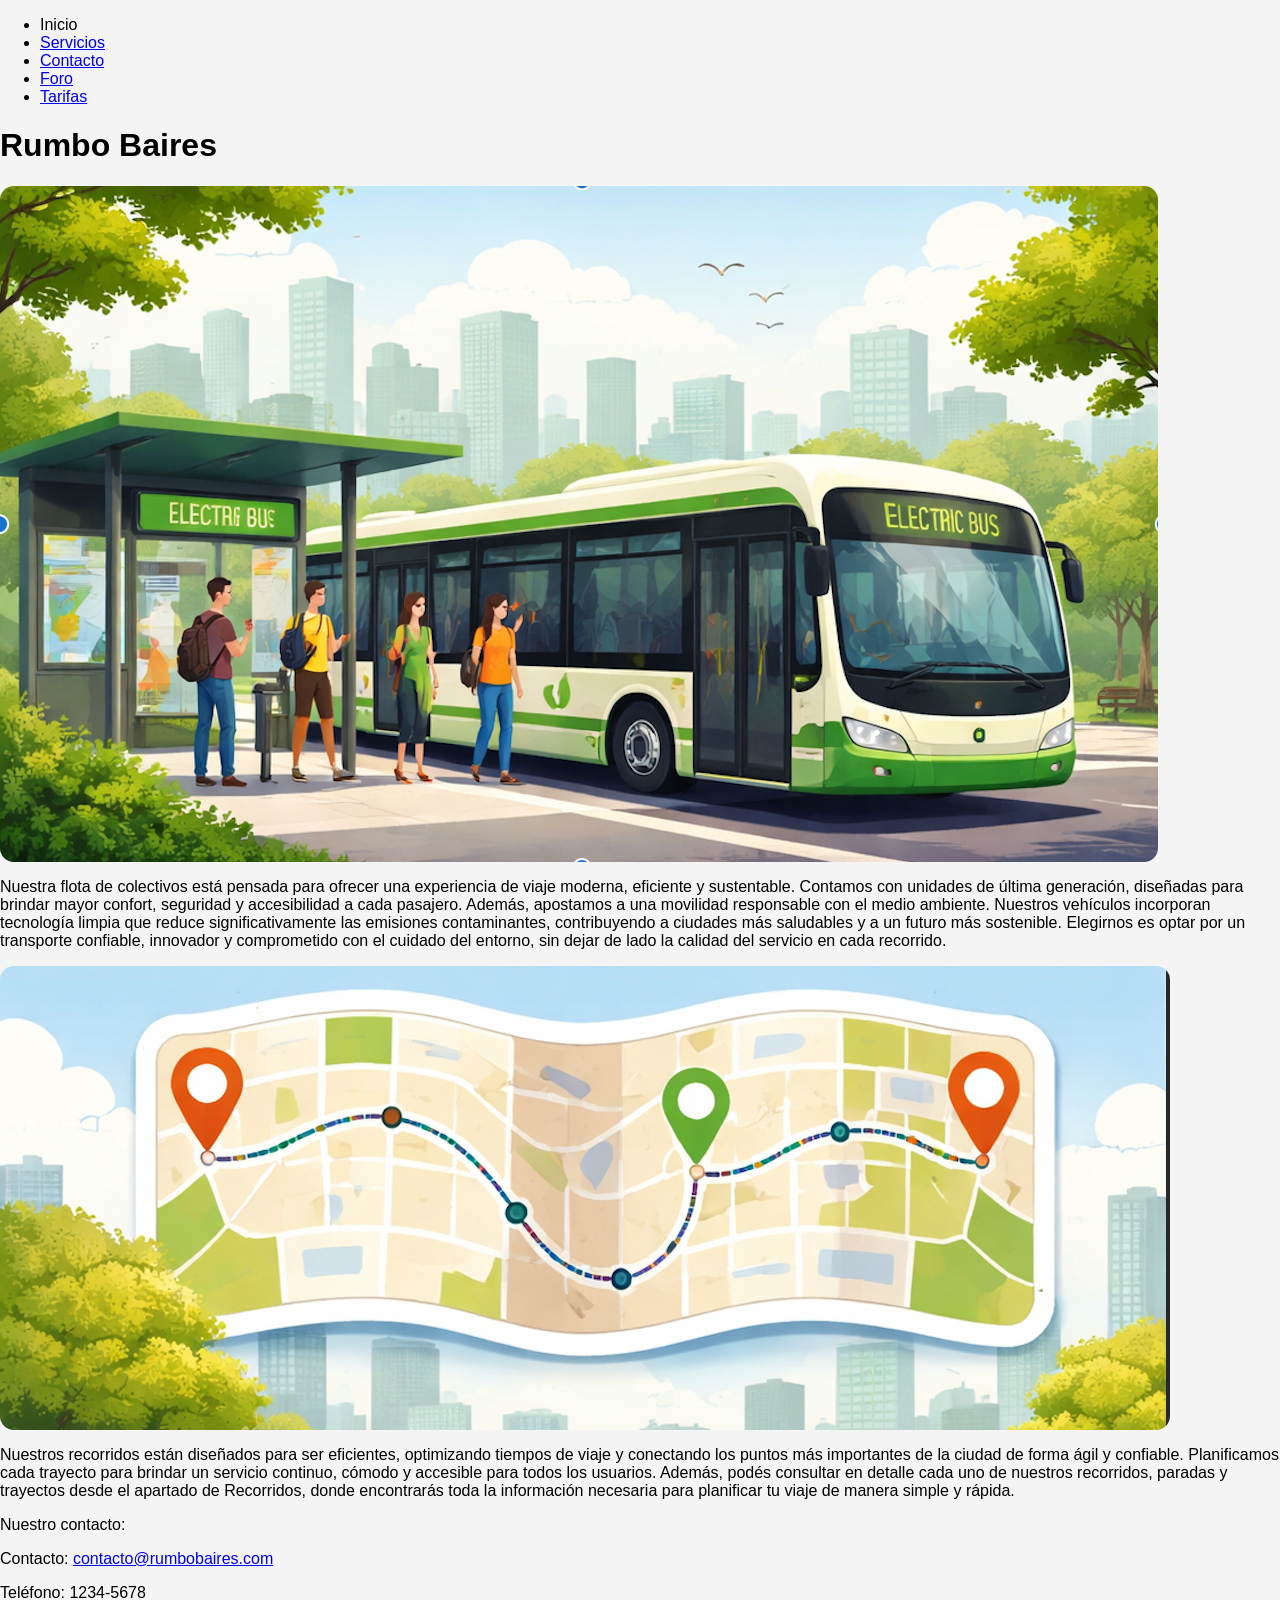
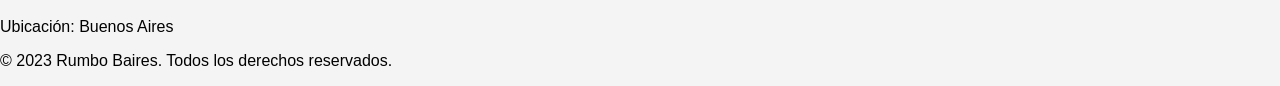
<file: Index.html>
<!DOCTYPE html>
<html lang="es">
<head>
    <meta charset="UTF-8">
    <meta name="viewport" content="width=device-width, initial-scale=1.0">
    <title>Rumbo Baires</title>
    <link rel="stylesheet" href="estilos_index.css">
    
</head>

<body>
    <nav>
        <ul>
            <li><a>Inicio</a></li>
            <li><a href="servicios.html">Servicios</a></li>
            <li><a href="contacto.html">Contacto</a></li>
            <li><a href="foro.html">Foro</a></li>
            <li><a href="tarifa.html">Tarifas</a></li>
        </ul>
    </nav>
    <h1> Rumbo Baires</h1>
    <img src="Imagenes/Foto colectivo.png" alt="Foto de colectivo">
    <p>Nuestra flota de colectivos está pensada para ofrecer una experiencia de viaje moderna, eficiente y sustentable. Contamos con unidades de última generación, diseñadas para brindar mayor confort, seguridad y accesibilidad a cada pasajero.

Además, apostamos a una movilidad responsable con el medio ambiente. Nuestros vehículos incorporan tecnología limpia que reduce significativamente las emisiones contaminantes, contribuyendo a ciudades más saludables y a un futuro más sostenible.

Elegirnos es optar por un transporte confiable, innovador y comprometido con el cuidado del entorno, sin dejar de lado la calidad del servicio en cada recorrido.</p>
<img src="Imagenes/Foto Mapa.png" alt="Foto de colectivo">

<p>Nuestros recorridos están diseñados para ser eficientes, optimizando tiempos de viaje y conectando los puntos más importantes de la ciudad de forma ágil y confiable. Planificamos cada trayecto para brindar un servicio continuo, cómodo y accesible para todos los usuarios.

Además, podés consultar en detalle cada uno de nuestros recorridos, paradas y trayectos desde el apartado de Recorridos, donde encontrarás toda la información necesaria para planificar tu viaje de manera simple y rápida.</p>

<footer>
    
    <p>Nuestro contacto:</p>
    <p>Contacto: <a href="mailto:contacto@rumbobaires.com">contacto@rumbobaires.com</a></p>
    <p>Teléfono: 1234-5678</p>
    <p>Ubicación: Buenos Aires</p>
    <p>&copy; 2023 Rumbo Baires. Todos los derechos reservados.</p>
</footer>

</body>

</html>
</file>
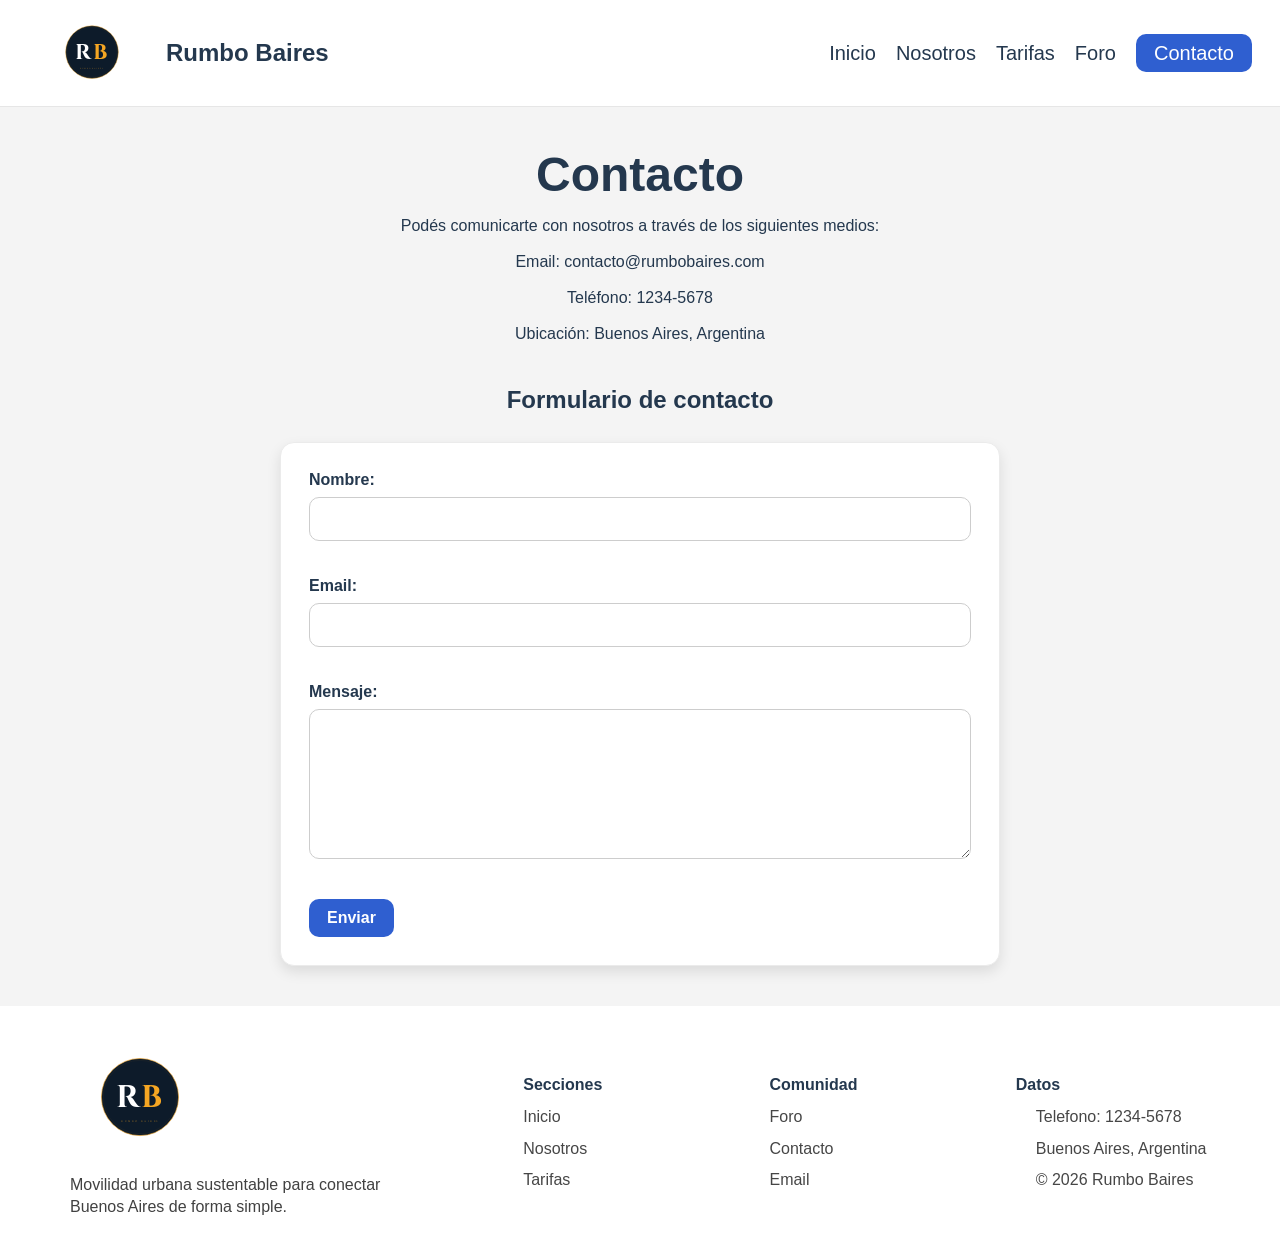
<file: Contacto.html>
<!DOCTYPE html>
<html lang="es">
<head>
    <meta charset="UTF-8">
    <meta name="viewport" content="width=device-width, initial-scale=1.0">
    <title>Contacto - Rumbo Baires</title>
    <link rel="stylesheet" href="nav.css?v=20260427">
    <link rel="stylesheet" href="css_contacto.css?v=20260427">
</head>

<body>
    <nav class="main-nav">
        <a class="nav-logo" href="index.html" aria-label="Rumbo Baires">
            <object data="Imagenes/rumbo_baires_logo_v8.html" type="text/html" aria-label="Logo Rumbo Baires"></object>
        </a>
        <ul class="nav-links">
            <li><a href="index.html">Inicio</a></li>
            <li><a href="nosotros.html">Nosotros</a></li>
            <li><a href="tarifa.html">Tarifas</a></li>
            <li><a href="foro.html">Foro</a></li>
            <li><a class="contact-btn" href="Contacto.html">Contacto</a></li>
        </ul>
    </nav>

    <h1>Contacto</h1>

    <p>Podés comunicarte con nosotros a través de los siguientes medios:</p>

    <p>Email: contacto@rumbobaires.com</p>
    <p>Teléfono: 1234-5678</p>
    <p>Ubicación: Buenos Aires, Argentina</p>

    <h2>Formulario de contacto</h2>

    <form>
        <label>Nombre:</label><br>
        <input type="text"><br><br>

        <label>Email:</label><br>
        <input type="email"><br><br>

        <label>Mensaje:</label><br>
        <textarea></textarea><br><br>

        <button type="submit">Enviar</button>
    </form>

    <footer class="site-footer" aria-label="Pie de pagina">
        <div class="footer-brand">
            <a class="footer-logo" href="index.html" aria-label="Rumbo Baires">
                <object data="Imagenes/rumbo_baires_logo_v8.html" type="text/html" aria-label="Logo Rumbo Baires"></object>
            </a>
            <p class="footer-tagline">Movilidad urbana sustentable para conectar Buenos Aires de forma simple.</p>
        </div>

        <div class="footer-links" aria-label="Enlaces del sitio">
            <div class="footer-column">
                <h4>Secciones</h4>
                <a href="index.html">Inicio</a>
                <a href="nosotros.html">Nosotros</a>
                <a href="tarifa.html">Tarifas</a>
            </div>

            <div class="footer-column">
                <h4>Comunidad</h4>
                <a href="foro.html">Foro</a>
                <a href="Contacto.html">Contacto</a>
                <a href="mailto:contacto@rumbobaires.com">Email</a>
            </div>

            <div class="footer-column">
                <h4>Datos</h4>
                <p>Telefono: 1234-5678</p>
                <p>Buenos Aires, Argentina</p>
                <p>&copy; 2026 Rumbo Baires</p>
            </div>
        </div>
    </footer>

</body>
</html>
</file>
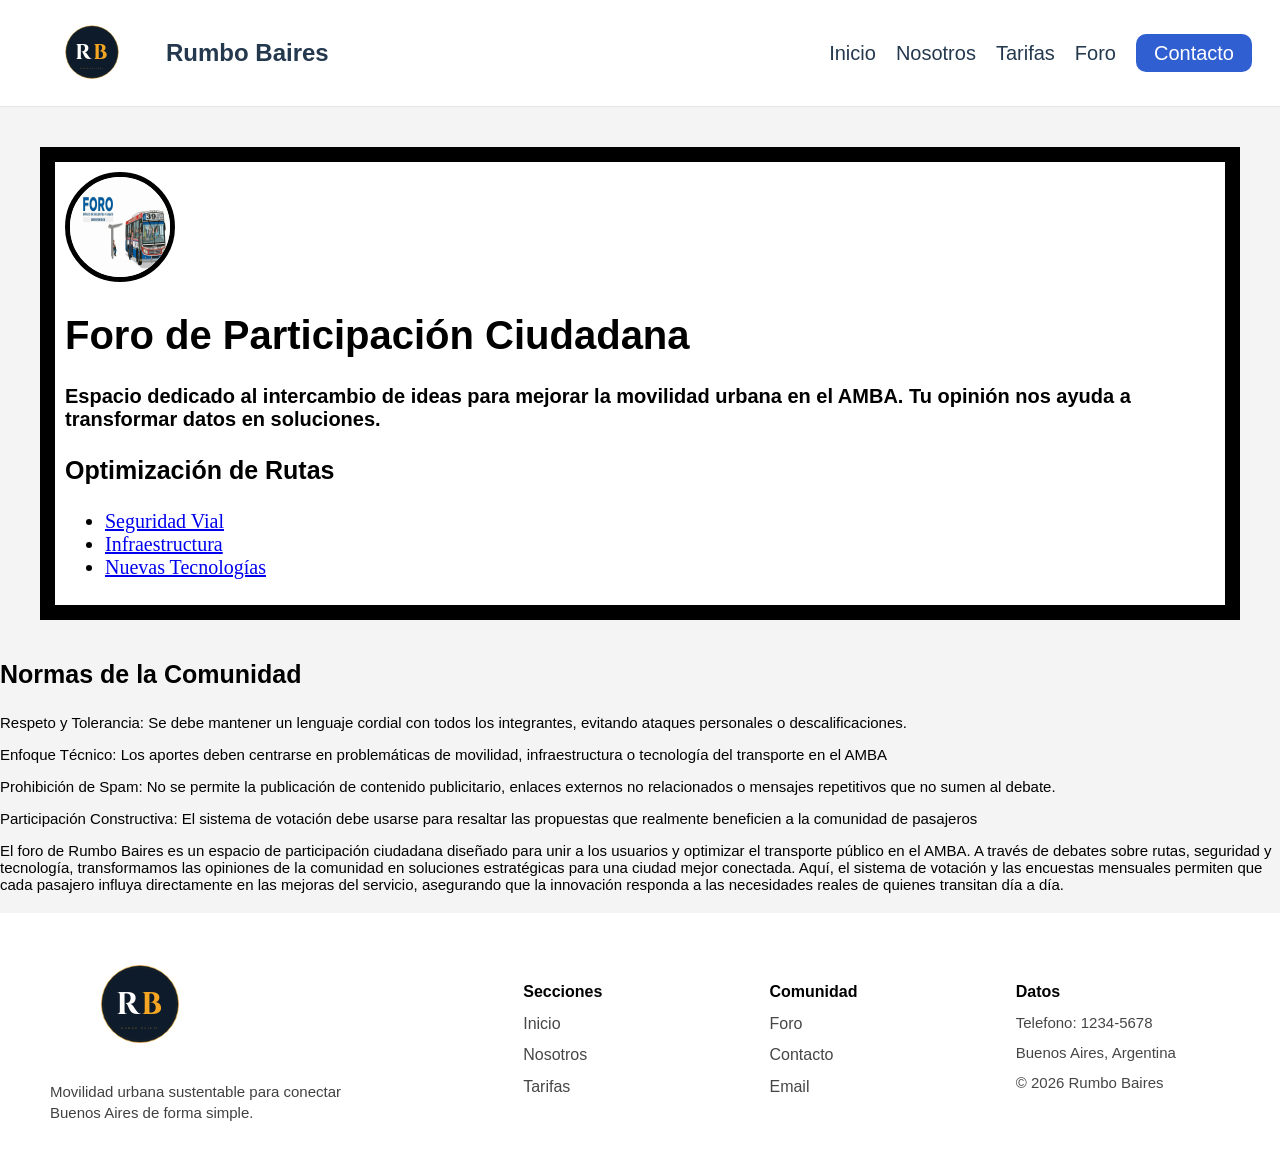
<file: foro.html>
<!DOCTYPE html>
<html lang="en">
<head>
    <meta charset="UTF-8">
    <meta name="viewport" content="width=device-width, initial-scale=1.0">
    <title>FORO</title>
    <link rel="stylesheet" href="css1_Foro.css?v=20260427">
    <link rel="stylesheet" href="nav.css?v=20260427">
</head>
<body>
    <nav class="main-nav">
        <a class="nav-logo" href="index.html" aria-label="Rumbo Baires">
            <object data="Imagenes/rumbo_baires_logo_v8.html" type="text/html" aria-label="Logo Rumbo Baires"></object>
        </a>
        <ul class="nav-links">
            <li><a href="index.html">Inicio</a></li>
            <li><a href="nosotros.html">Nosotros</a></li>
            <li><a href="tarifa.html">Tarifas</a></li>
            <li><a href="foro.html">Foro</a></li>
            <li><a class="contact-btn" href="Contacto.html">Contacto</a></li>
        </ul>
    </nav>
    <header>
            <img src="Imagenes/Imagen Foro.jpeg" alt="FORO">
        <h1> Foro de Participación Ciudadana </h1>
        <h2>Espacio dedicado al intercambio de ideas para mejorar la movilidad urbana en el AMBA. 
            Tu opinión nos ayuda a transformar datos en soluciones.</h2>
            <h3>Optimización de Rutas</h3>
        <UL>
                <li><a href="https://curso.seguridadvial.gob.ar/ansv/">Seguridad Vial</a></li>
                <li><a href="https://www.pagina12.com.ar/2026/04/08/infraestructura-vial-y-ferroviaria-en-crisis/">Infraestructura</a></li>
                <li><a href="https://inteligenciaargentina.ar/">Nuevas Tecnologías</a></li>
        </UL>
    </header>
    <main>
        <h3>Normas de la Comunidad</h3>
        <p>Respeto y Tolerancia: Se debe mantener un lenguaje cordial con todos los integrantes, evitando ataques personales o descalificaciones.</p>
        <P>Enfoque Técnico: Los aportes deben centrarse en problemáticas de movilidad, infraestructura o tecnología del transporte en el AMBA</P>
        <p>Prohibición de Spam: No se permite la publicación de contenido publicitario, enlaces externos no relacionados o mensajes repetitivos que no sumen al debate.</p>
        <p>Participación Constructiva: El sistema de votación debe usarse para resaltar las propuestas que realmente beneficien a la comunidad de pasajeros</p>

    <div>
        <p> El foro de Rumbo Baires es un espacio de participación ciudadana diseñado para unir a los usuarios y optimizar el transporte público en el AMBA. A través de debates sobre rutas, seguridad y tecnología, transformamos las opiniones de la comunidad en soluciones estratégicas para una ciudad mejor conectada. Aquí, el sistema de votación y las encuestas mensuales permiten que cada pasajero influya directamente en las mejoras del servicio, asegurando que la innovación responda a las necesidades reales de quienes transitan día a día.</p>
    </div>
  
    </main>
    <footer class="site-footer" aria-label="Pie de pagina">
        <div class="footer-brand">
            <a class="footer-logo" href="index.html" aria-label="Rumbo Baires">
                <object data="Imagenes/rumbo_baires_logo_v8.html" type="text/html" aria-label="Logo Rumbo Baires"></object>
            </a>
            <p class="footer-tagline">Movilidad urbana sustentable para conectar Buenos Aires de forma simple.</p>
        </div>

        <div class="footer-links" aria-label="Enlaces del sitio">
            <div class="footer-column">
                <h4>Secciones</h4>
                <a href="index.html">Inicio</a>
                <a href="nosotros.html">Nosotros</a>
                <a href="tarifa.html">Tarifas</a>
            </div>

            <div class="footer-column">
                <h4>Comunidad</h4>
                <a href="foro.html">Foro</a>
                <a href="Contacto.html">Contacto</a>
                <a href="mailto:contacto@rumbobaires.com">Email</a>
            </div>

            <div class="footer-column">
                <h4>Datos</h4>
                <p>Telefono: 1234-5678</p>
                <p>Buenos Aires, Argentina</p>
                <p>&copy; 2026 Rumbo Baires</p>
            </div>
        </div>
    </footer>

</body>
</html>
</file>
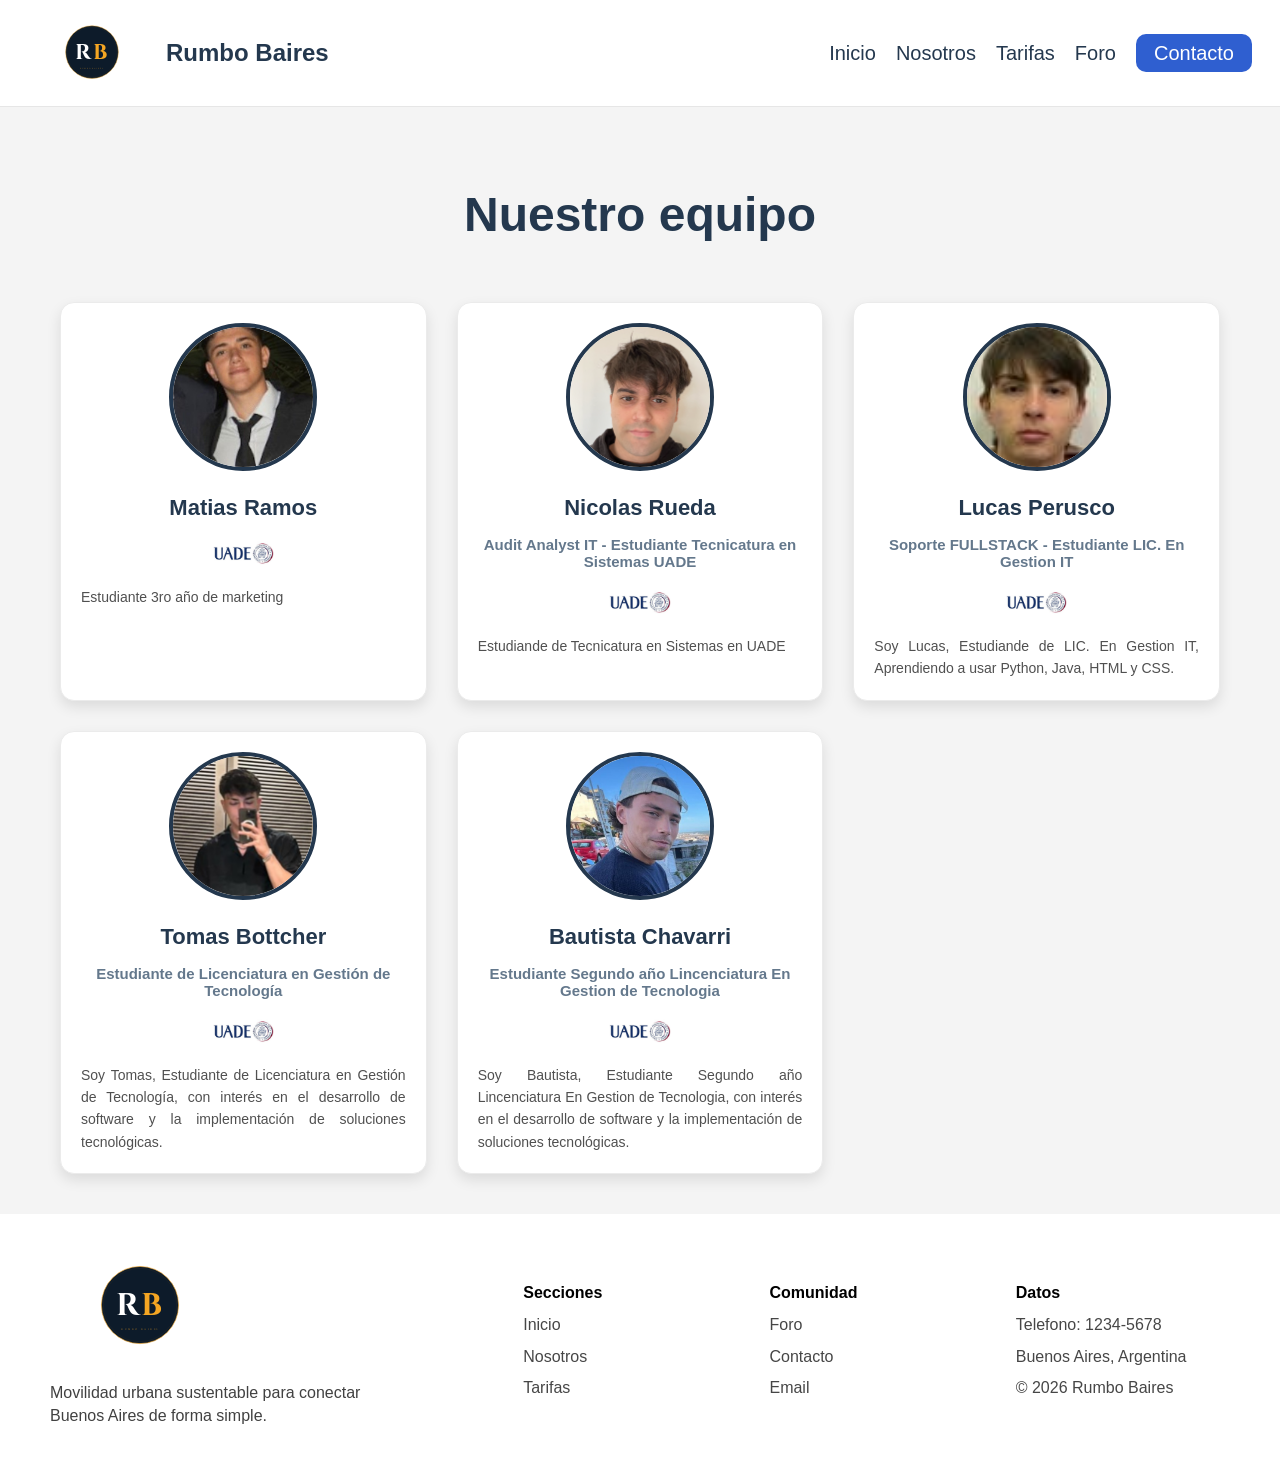
<file: nosotros.html>
<!DOCTYPE html>
<html lang="es">
<head>
    <meta charset="UTF-8">
    <meta name="viewport" content="width=device-width, initial-scale=1.0">
    <title>Nosotros - 3N Consulting</title>
    <link rel="stylesheet" href="nav.css?v=20260427">
    <link rel="stylesheet" href="estilos_nosotros.css?v=20260427">
</head>
<body>
    <nav class="main-nav">
        <a class="nav-logo" href="index.html" aria-label="Rumbo Baires">
            <object data="Imagenes/rumbo_baires_logo_v8.html" type="text/html" aria-label="Logo Rumbo Baires"></object>
        </a>
        <ul class="nav-links">
            <li><a href="index.html">Inicio</a></li>
            <li><a href="nosotros.html">Nosotros</a></li>
            <li><a href="tarifa.html">Tarifas</a></li>
            <li><a href="foro.html">Foro</a></li>
            <li><a class="contact-btn" href="Contacto.html">Contacto</a></li>
        </ul>
    </nav>

    <!-- SECCIÓN PRINCIPAL -->
    <main class="main-content">
        <section class="nosotros-section">
            <h1 class="titulo-principal">Nuestro equipo</h1>

            <!-- CONTENEDOR DE TARJETAS -->
            <div class="equipo-container">

                <div class="tarjeta-equipo">
                    <div class="foto-perfil">
                        <img src="Imagenes/2df02032-e311-42db-b2fb-11d89cc9c747.png" alt="Matias Ramos">
                    </div>
                    <h3 class="nombre-persona">Matias Ramos</h3>
                    <div class="logo-universidad">
                        <img src="Imagenes/0feedcb9-7414-4178-81a2-3c39aed4432f.png" alt="Logo UADE">
                    </div>
                    <p class="descripcion-persona">
                        Estudiante 3ro año de marketing

                    </p>
                </div>

                
                <div class="tarjeta-equipo">
                    <div class="foto-perfil">
                        <img src="Imagenes/Nicolas.png" alt="Nicolas Rueda">
                    </div>
                    <h3 class="nombre-persona">Nicolas Rueda</h3>
                    <p class="puesto-persona">Audit Analyst IT - Estudiante Tecnicatura en Sistemas UADE</p>
                    <div class="logo-universidad">
                        <img src="Imagenes/0feedcb9-7414-4178-81a2-3c39aed4432f.png" alt="Logo UADE">
                      
                    </div>
                    <p class="descripcion-persona">
                        Estudiande de Tecnicatura en Sistemas en UADE
                    </p>
                </div>

                <!-- TARJETA 3: JUAN DAMIANO -->
                <div class="tarjeta-equipo">
                    <div class="foto-perfil">
                        <img src="Imagenes/Foto_Lucas.jpg" alt="Lucas Perusco">
                    </div>
                    <h3 class="nombre-persona">Lucas Perusco</h3>
                    <p class="puesto-persona">Soporte FULLSTACK - Estudiante LIC. En Gestion IT</p>
                    <div class="logo-universidad">
                        <img src="Imagenes/0feedcb9-7414-4178-81a2-3c39aed4432f.png" alt="Logo UADE">

                    </div>
                    <p class="descripcion-persona">
                        Soy Lucas, Estudiande de LIC. En Gestion IT, Aprendiendo a usar Python, Java, HTML y CSS.
                    </p>
                </div>

                <!-- TARJETA 4: MARCOS SAID -->
                <div class="tarjeta-equipo">
                    <div class="foto-perfil">
                        <img src="Imagenes/Tomas.jpeg" alt="Tomas Bottcher">
                    </div>
                    <h3 class="nombre-persona">Tomas Bottcher</h3>
                    <p class="puesto-persona">Estudiante de Licenciatura en Gestión de Tecnología</p>
                    <div class="logo-universidad">
                        <img src="Imagenes/0feedcb9-7414-4178-81a2-3c39aed4432f.png" alt="Logo UADE">
                    </div>
                    <p class="descripcion-persona">
                        Soy Tomas, Estudiante de Licenciatura en Gestión de Tecnología, con interés en el desarrollo de software y la implementación de soluciones tecnológicas.
                    </p>
                </div>

                <!-- TARJETA 5: Bauti -->
                <div class="tarjeta-equipo">
                    <div class="foto-perfil">
                        <img src="Imagenes/Bauti.jpeg" alt="Bautista Chavarri">
                    </div>
                    <h3 class="nombre-persona">Bautista Chavarri</h3>
                    <p class="puesto-persona">Estudiante Segundo año Lincenciatura En Gestion de Tecnologia</p>
                    <div class="logo-universidad">
                        <img src="Imagenes/0feedcb9-7414-4178-81a2-3c39aed4432f.png" alt="Logo UADE">
                    </div>
                    <p class="descripcion-persona">
                        Soy Bautista, Estudiante Segundo año Lincenciatura En Gestion de Tecnologia, con interés en el desarrollo de software y la implementación de soluciones tecnológicas.
                </div>

            </div>
        </section>
    </main>

    <footer class="site-footer" aria-label="Pie de pagina">
        <div class="footer-brand">
            <a class="footer-logo" href="index.html" aria-label="Rumbo Baires">
                <object data="Imagenes/rumbo_baires_logo_v8.html" type="text/html" aria-label="Logo Rumbo Baires"></object>
            </a>
            <p class="footer-tagline">Movilidad urbana sustentable para conectar Buenos Aires de forma simple.</p>
        </div>

        <div class="footer-links" aria-label="Enlaces del sitio">
            <div class="footer-column">
                <h4>Secciones</h4>
                <a href="index.html">Inicio</a>
                <a href="nosotros.html">Nosotros</a>
                <a href="tarifa.html">Tarifas</a>
            </div>

            <div class="footer-column">
                <h4>Comunidad</h4>
                <a href="foro.html">Foro</a>
                <a href="Contacto.html">Contacto</a>
                <a href="mailto:contacto@rumbobaires.com">Email</a>
            </div>

            <div class="footer-column">
                <h4>Datos</h4>
                <p>Telefono: 1234-5678</p>
                <p>Buenos Aires, Argentina</p>
                <p>&copy; 2026 Rumbo Baires</p>
            </div>
        </div>
    </footer>

</body>
</html>
</file>
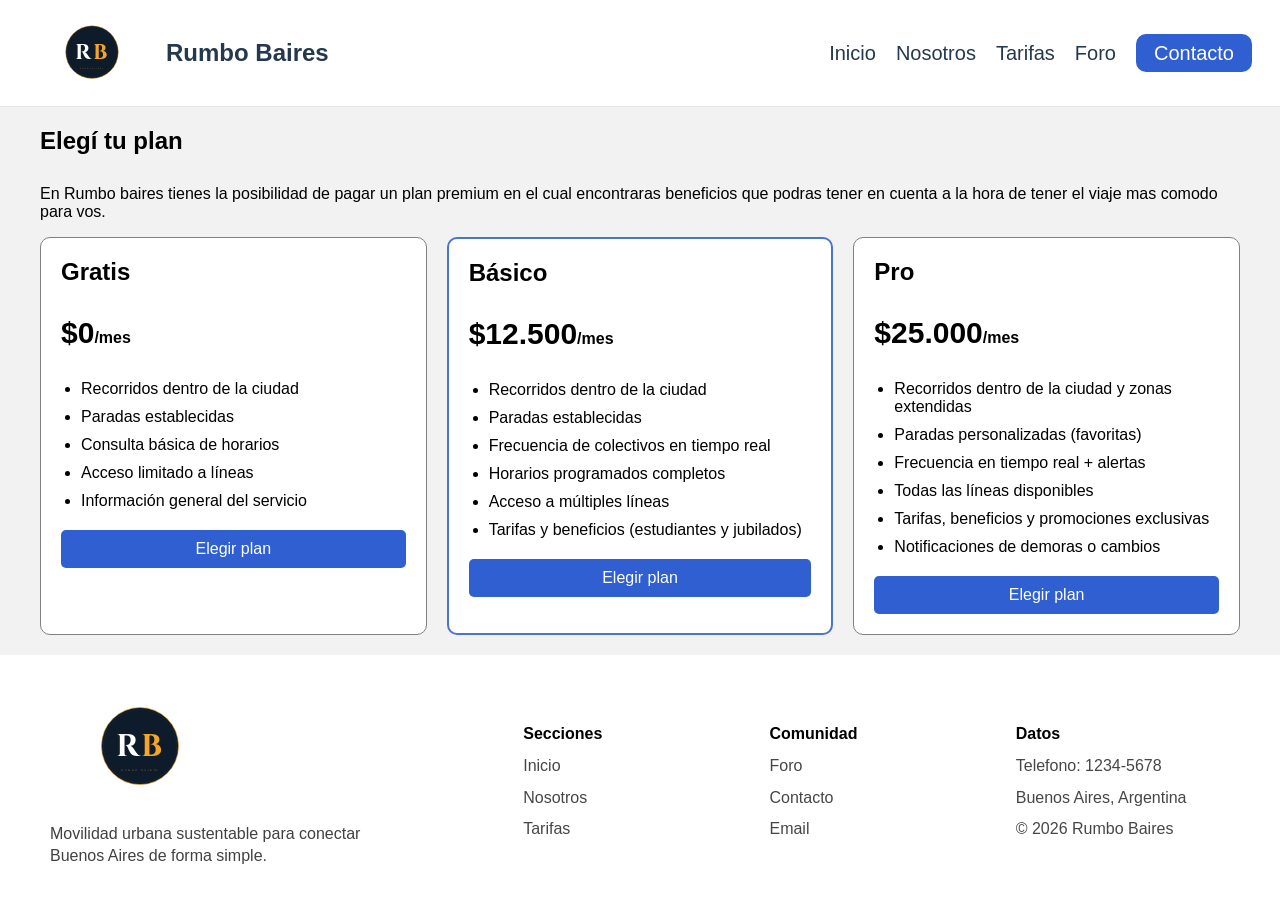
<file: tarifa.html>
<!DOCTYPE html>
<html lang="es">
<head>
    <meta charset="UTF-8">
    <meta name="viewport" content="width=device-width, initial-scale=1.0">
    <title>Planes</title>

    <link rel="stylesheet" href="dis_tarifa.css?v=20260427">
    <link rel="stylesheet" href="nav.css?v=20260427">
</head>

<body>
    <nav class="main-nav">
        <a class="nav-logo" href="index.html" aria-label="Rumbo Baires">
            <object data="Imagenes/rumbo_baires_logo_v8.html" type="text/html" aria-label="Logo Rumbo Baires"></object>
        </a>
        <ul class="nav-links">
            <li><a href="index.html">Inicio</a></li>
            <li><a href="nosotros.html">Nosotros</a></li>
            <li><a href="tarifa.html">Tarifas</a></li>
            <li><a href="foro.html">Foro</a></li>
            <li><a class="contact-btn" href="Contacto.html">Contacto</a></li>
        </ul>
    </nav>
    <section class="planes">
        <h1>Elegí tu plan</h1>
        <p> En Rumbo baires tienes la posibilidad de pagar un plan premium en el cual encontraras beneficios que podras tener en cuenta a la hora de tener el viaje mas comodo para vos.</p>

        <div class="contenedor-planes">

            <!-- Plan gratis -->
            <div class="plan">
                <h2>Gratis</h2>
                <p class="precio">$0<span>/mes</span></p>

                <ul>
                    <li>Recorridos dentro de la ciudad</li>
                    <li>Paradas establecidas</li>
                    <li>Consulta básica de horarios</li>
                    <li>Acceso limitado a líneas</li>
                    <li>Información general del servicio</li>
                </ul>

                <a href="#" class="boton">Elegir plan</a>
            </div>

            <!-- Plan basico -->
            <div class="plan destacado">
                <h2>Básico</h2>
                <p class="precio">$12.500<span>/mes</span></p>

                <ul>
                    <li>Recorridos dentro de la ciudad</li>
                    <li>Paradas establecidas</li>
                    <li>Frecuencia de colectivos en tiempo real</li>
                    <li>Horarios programados completos</li>
                    <li>Acceso a múltiples líneas</li>
                    <li>Tarifas y beneficios (estudiantes y jubilados)</li>
                </ul>

                <a href="#" class="boton">Elegir plan</a>
            </div>

            <!-- Plan pro -->
            <div class="plan">
                <h2>Pro</h2>
                <p class="precio">$25.000<span>/mes</span></p>
                <ul>
                    <li>Recorridos dentro de la ciudad y zonas extendidas</li>
                    <li>Paradas personalizadas (favoritas)</li>
                    <li>Frecuencia en tiempo real + alertas</li>
                    <li>Todas las líneas disponibles</li>
                    <li>Tarifas, beneficios y promociones exclusivas</li>
                    <li>Notificaciones de demoras o cambios</li>
                </ul>
                <a href="#" class="boton">Elegir plan</a>
            </div>
        </div>
    </section>
<footer class="site-footer" aria-label="Pie de pagina">
    <div class="footer-brand">
        <a class="footer-logo" href="index.html" aria-label="Rumbo Baires">
            <object data="Imagenes/rumbo_baires_logo_v8.html" type="text/html" aria-label="Logo Rumbo Baires"></object>
        </a>
        <p class="footer-tagline">Movilidad urbana sustentable para conectar Buenos Aires de forma simple.</p>
    </div>

    <div class="footer-links" aria-label="Enlaces del sitio">
        <div class="footer-column">
            <h4>Secciones</h4>
            <a href="index.html">Inicio</a>
            <a href="nosotros.html">Nosotros</a>
            <a href="tarifa.html">Tarifas</a>
        </div>

        <div class="footer-column">
            <h4>Comunidad</h4>
            <a href="foro.html">Foro</a>
            <a href="Contacto.html">Contacto</a>
            <a href="mailto:contacto@rumbobaires.com">Email</a>
        </div>

        <div class="footer-column">
            <h4>Datos</h4>
            <p>Telefono: 1234-5678</p>
            <p>Buenos Aires, Argentina</p>
            <p>&copy; 2026 Rumbo Baires</p>
        </div>
    </div>
</footer>
</body>
</html>
</file>
<file: estilos_index.css>
body {
    margin: 0;
    padding: 0;
    background-color: rgb(244, 244, 244);
    font-family: Arial
}

img {
    display: block;
    border-radius: 14px;
}

.Foro {
    background-color: rgb(244, 244, 244);
    padding: 20px 30px;
    display: flex;
    flex-direction: column;
    align-items: center;
    justify-content: center;
    gap: 22px;
}

.foro-columnas {
    display: grid;
    grid-template-columns: repeat(3, minmax(0, 1fr));
    gap: 24px;
    padding: 32px 30px 24px;
    background-color: white;
    max-width: none;
    width: 100%;
    margin: 0;
    box-sizing: border-box;
    position: relative;
}

.foro-columnas::before,
.foro-columnas::after {
    content: "";
    position: absolute;
    top: 0;
    bottom: -368px;
    width: 1px;
    background-color: rgb(205, 205, 205);
    pointer-events: none;
}

.foro-columnas::before {
    left: 33%;
    transform: translateX(-50%); /* Esto es para centrar la línea vertical entre las columnas. Al usar translateX(-50%), se mueve la línea hacia la izquierda en un 50% de su propio ancho, lo que hace que quede perfectamente centrada entre las columnas. */
}

.foro-columnas::after {
    left: 66.6666%;
    transform: translateX(-50%);/* Esto es para centrar la línea vertical entre las columnas. Al usar translateX(-50%), se mueve la línea hacia la izquierda en un 50% de su propio ancho, lo que hace que quede perfectamente centrada entre las columnas. */
}

.foro-columna {
    border-radius: 14px;
    overflow: visible;
    box-shadow: 0 6px 14px rgba(0, 0, 0, 0.1);
    position: relative;
    max-width: 270px;
    width: 100%;
    margin: 0 auto;
    min-height: 190px;
    display: flex;
    align-items: center;
    justify-content: center;
    padding: 12px;
    box-sizing: border-box;
    background-color: white;
    border: 1px solid rgb(235, 235, 235);
}

.foro-columna img {
    width: 100%;
    max-width: 220px;
    height: auto;
    max-height: 165px;
    aspect-ratio: auto;
    object-fit: contain;
    border-radius: 10px;
}

.foro-textos {
    display: grid;
    grid-template-columns: repeat(3, minmax(0, 1fr));
    gap: 24px;
    padding: 0 30px 30px;
    background-color: white;
    max-width: none;
    width: 100%;
    margin: 0;
    box-sizing: border-box;
}

.foro-texto-columna {
    max-width: 270px;
    width: 100%;
    margin: 0 auto;
    background-color: white;
    border-radius: 10px;
    padding: 10px 12px;
    box-sizing: border-box;
}

.foro-texto-columna h3 {
    margin: 0 0 10px;
    text-align: center;
}

.foro-texto-columna p {
    margin: 0 0 8px;
    text-align: left;
    line-height: 1.45;
    text-wrap: pretty; /* Esto es para que el texto se ajuste de manera más natural dentro del contenedor, evitando cortes abruptos en palabras largas. */
}

.foro-imagen {
    width: 12%;
    min-width: 90px;
    max-width: 130px;
    background-color: transparent;
    display: flex;
    justify-content: center;
    margin: 0 auto;
}       

.foro-imagen img {
    width: 100%;
    display: block;
    object-fit: cover;
    image-rendering: auto;
    mix-blend-mode: multiply;
    filter: contrast(1.04) saturate(1.02) brightness(1.01);
}

.foro-contenido {
    width: 68%;
    text-align: center;
}

.foro-contenido p {
    width: 88%;
    margin: 0 auto 10px;
}

.boton-foro {
    display: inline-block;
    background-color: rgb(0, 0, 0);
    color: white;
    text-decoration: none;
    padding: 10px 16px;
    border-radius: 6px;
}

.bloque-info {
    display: flex;
    align-items: center;
    justify-content: center;
    gap: 1%;
    margin-bottom: 20px;
}

.bloque-info-reversa {
    flex-direction: row-reverse;
    background-color:rgb(244, 244, 244);;
}

.foto-contenedor {
    width: 50%;
    max-width: 560px;
    aspect-ratio: 16 / 10;
    border-radius: 14px;
    overflow: hidden;
    box-shadow: 0 8px 20px rgba(0, 0, 0, 0.15);
}

#foto-flota {
    margin-top: 16px;
}

.foto-contenedor img {
    width: 100%;
    height: 100%;
    object-fit: cover;
}

.bloque-texto-flota,
.bloque-texto-recorrido {
    width: 49%;
    display: flex;
    flex-direction: column;
    justify-content: flex-start;
    margin-top: 30px;
}

.bloque-texto-recorrido {
    padding-left: 20px;
    box-sizing: border-box;
}

.bloque-texto-flota h2,
.bloque-texto-recorrido h2 {
    margin: 0 0 12px 0;
    text-align: center;
}

.bloque-texto-flota p,
.bloque-texto-recorrido p {
    width: 90%;
    margin: 0 auto;
    text-align: justify;
    text-justify: inter-word;
}

.bloque-info > p {
    width: 49%;
    margin: 0;
    text-align: left;
}

.bloque-info-reversa > p {
    text-align: left;
    padding-left: 20px;
    box-sizing: border-box;
}

@media (max-width: 768px) {
    .bloque-info,
    .bloque-info-reversa {
        flex-direction: column;
        gap: 0;
    }

    .foto-contenedor,
    .bloque-info > p {
        width: 100%;
        margin: 0 0 20px 0;
    }

    #foto-flota {
        margin-top: 0;
    }

    .bloque-texto-flota,
    .bloque-texto-recorrido {
        width: 100%;
        margin: 0 0 20px 0;
        padding-left: 0;
    }

    .bloque-texto-flota p,
    .bloque-texto-recorrido p {
        width: 100%;
    }

    .Foro {
        flex-direction: column;
        gap: 20px;
    }

    .foro-columnas {
        grid-template-columns: 1fr; /* 1fr  representa una unidad fraccionaria (fractional unit), esto es para que el contenedor tenga una sola columna que ocupa todo el ancho disponible. */
        padding: 0 16px 20px;
        max-width: none;
        justify-items: center;
        display: none;
    }

    .foro-columna {
        width: min(100%, 340px);
        max-width: 340px;
        min-height: auto;
        padding: 18px;
    }

    .foro-columna img {
        width: 84%;
        max-width: 190px;
        max-height: 190px;
    }

    .foro-columnas::before,
    .foro-columnas::after {
        content: none;
    }

    .foro-textos {
        grid-template-columns: 1fr;
        padding: 0 16px 24px;
        max-width: none;
    }

    .foro-texto-columna {
        max-width: none;
    }

    .foro-imagen,
    .foro-contenido {
        width: 100%;
    }

    .foro-imagen {
        width: 70%;
        max-width: 220px;
        justify-content: center;
    }

    .foro-contenido {
        text-align: center;
    }

    .foro-contenido p {
        width: 100%;
    }

}

@media (max-width: 480px) {
    .foro-columnas {
        padding: 0 12px 14px;
        gap: 16px;
    }

    .foro-columna {
        width: min(100%, 280px);
        max-width: 280px;
        padding: 12px;
        min-height: 150px;
    }

    .foro-columna img {
        width: 74%;
        max-width: 150px;
        max-height: 150px;
    }

    .foro-textos {
        padding: 0 12px 20px;
        gap: 16px;
    }

    .foro-texto-columna {
        padding: 12px;
    }
}
</file>
<file: nav.css>
.main-nav {
    background-color: white;
    padding: 12px 28px;
    margin: 0;
    display: flex;
    align-items: center;
    justify-content: space-between;
    border-bottom: 1px solid rgb(230, 230, 230);
}

.nav-logo {
    display: flex;
    align-items: center;
    gap: 10px;
    text-decoration: none;
}

.nav-logo::after {
    content: "Rumbo Baires";
    color: rgb(36, 56, 78);
    font-size: 24px;
    font-weight: 700;
    font-family: Arial, sans-serif;
    line-height: 1;
    white-space: nowrap;
}

.nav-logo object {
    width: 128px;
    height: 82px;
    border: 0;
    pointer-events: none;
}

.nav-links {
    list-style: none;
    margin: 0;
    padding: 0;
    display: flex;
    align-items: center;
    gap: 20px;
    margin-left: auto;
}

.nav-links li {
    margin: 0;
}

.main-nav a {
    text-decoration: none;
    color: rgb(36, 56, 78);
    font-size: 20px;
    font-weight: 500;
    font-family: Arial, sans-serif;
}

.contact-btn {
    background-color: #2f5fd0;
    color: white;
    padding: 8px 18px;
    border-radius: 10px;
    font-weight: 700;
}

.main-nav a.contact-btn,
.main-nav a.contact-btn:visited,
.main-nav a.contact-btn:hover,
.main-nav a.contact-btn:active {
    color: white;
}

@media (max-width: 768px) {
    .main-nav {
        flex-wrap: wrap;
        align-items: center;
        justify-content: center;
        padding: 12px 16px;
        gap: 10px;
    }

    .nav-logo {
        width: 100%;
        justify-content: center;
    }

    .nav-logo::after {
        font-size: 20px;
    }

    .nav-logo object {
        width: 110px;
        height: 70px;
    }

    .nav-links {
        flex-wrap: wrap;
        justify-content: center;
        gap: 12px;
        margin-left: 0;
    }

    .nav-links a {
        font-size: 18px;
    }
}

.site-footer {
    background-color: rgb(255, 255, 255);
    width: 100%;
    box-sizing: border-box;
    margin: 20px 0 0;
    padding: 36px 50px;
    display: flex;
    justify-content: space-between;
    gap: 40px;
}

.footer-brand {
    width: 38%;
    min-width: 230px;
}

.footer-logo {
    width: 180px;
    display: inline-block;
}

.footer-logo object {
    width: 100%;
    height: 116px;
    display: block;
    border: 0;
    overflow: hidden;
}

.footer-tagline {
    margin: 12px 0 0;
    max-width: 320px;
    color: rgb(65, 65, 65);
    line-height: 1.4;
}

.footer-links {
    display: grid;
    grid-template-columns: repeat(3, minmax(0, 1fr));
    gap: 32px;
    width: 62%;
    padding-top: 34px;
}

.footer-column h4 {
    margin: 0 0 12px;
    font-size: 16px;
}

.footer-column a,
.footer-column p {
    display: block;
    margin: 0 0 10px;
    color: rgb(70, 70, 70);
    text-decoration: none;
    line-height: 1.35;
}

.footer-column a:hover {
    text-decoration: underline;
}

@media (max-width: 900px) {
    .site-footer {
        flex-direction: column;
        padding: 28px 20px;
        gap: 24px;
    }

    .footer-brand,
    .footer-links {
        width: 100%;
    }

    .footer-links {
        grid-template-columns: 1fr;
        gap: 18px;
        padding-top: 0;
    }
}

@media (max-width: 480px) {
    .site-footer {
        padding: 24px 14px;
        gap: 18px;
    }

    .footer-brand {
        min-width: 0;
        width: 100%;
        text-align: center;
    }

    .footer-logo {
        width: 150px;
    }

    .footer-logo object {
        height: 98px;
    }

    .footer-tagline {
        margin-left: auto;
        margin-right: auto;
        max-width: 100%;
    }

    .footer-links {
        gap: 16px;
    }

    .footer-column h4 {
        margin-bottom: 10px;
    }
}
</file>
<file: css_contacto.css>
body {
	margin: 0;
	padding: 0;
	min-height: 100vh;
	display: flex;
	flex-direction: column;
	background-color: rgb(244, 244, 244);
	font-family: Arial, sans-serif;
	color: rgb(36, 56, 78);
}

h1,
h2,
p,
label {
	font-family: Arial, sans-serif;
	color: rgb(36, 56, 78);
}

h1 {
	margin: 40px auto 12px;
	padding: 0 20px;
	text-align: center;
	font-size: 48px;
}

h2 {
	margin: 28px auto 14px;
	padding: 0 20px;
	text-align: center;
	font-size: 24px;
}

p {
	margin: 0 auto 12px;
	padding: 0 20px;
	max-width: 720px;
	line-height: 1.5;
}

form {
	width: min(100%, 720px);
	margin: 14px auto 40px;
	padding: 28px;
	box-sizing: border-box;
	background-color: #ffffff;
	border: 1px solid rgb(235, 235, 235);
	border-radius: 14px;
	box-shadow: 0 6px 14px rgba(0, 0, 0, 0.1);
}

label {
	display: inline-block;
	margin-bottom: 8px;
	font-size: 16px;
	font-weight: 700;
}

input,
textarea {
	width: 100%;
	box-sizing: border-box;
	margin-bottom: 18px;
	padding: 12px 14px;
	border: 1px solid rgb(205, 205, 205);
	border-radius: 10px;
	font: inherit;
	color: rgb(36, 56, 78);
	background-color: rgb(255, 255, 255);
}

textarea {
	min-height: 150px;
	resize: vertical;
}

button {
	display: inline-block;
	background-color: #2f5fd0;
	color: white;
	border: 0;
	padding: 10px 18px;
	border-radius: 10px;
	font: inherit;
	font-weight: 700;
	cursor: pointer;
	transition: filter 0.2s ease, transform 0.2s ease;
}

button:hover {
	filter: brightness(0.95);
	transform: translateY(-1px);
}

button:active {
	transform: translateY(0);
}

footer.site-footer {
	margin-top: auto;
}

@media (max-width: 768px) {
	h1 {
		font-size: 34px;
		margin-top: 28px;
	}

	h2 {
		font-size: 20px;
	}

	form {
		margin: 10px 16px 32px;
		padding: 20px;
		width: auto;
	}
}
</file>
<file: css1_Foro.css>
h1 {color: rgb(0, 0, 0); font-size: 40px; font-family: Arial, Helvetica, sans-serif;}
    h2 {color: rgb(0, 0, 0); font-size: 20px; font-family: Arial, Helvetica, sans-serif;}
    h3{color: rgb(0, 0, 0); font-size: 25px;font-family: Arial}
    p{color: rgb(0, 0, 0); font-size: 15px;font-family: Arial}
    li{color: rgb(0, 0, 0); font-size: 20px;}
    body{ background-color: rgb(244, 244, 244); margin: 0; padding: 0;}
    header{background-color: white; margin: 40px; border: solid 15px;padding: 10px;}
    .site-footer {
    background-color: white;
    width: 100%;
    margin: 0;
    padding: 20px 30px;
    font-family: Arial;
}
    img {width: 100px; height: 100px; border-radius: 50%; border: solid 5px;}
</file>
<file: estilos_nosotros.css>
body {
    margin: 0;
    padding: 0;
    min-height: 100vh;
    display: flex;
    flex-direction: column;
    background-color: rgb(244, 244, 244);
    font-family: Arial, sans-serif;
}

/* MAIN CONTENT */
.main-content {
    flex: 1;
    padding: 40px 20px;
    background-color: rgb(244, 244, 244);
}

/* Mantiene el footer pegado al contenido y al borde inferior */
.site-footer {
    margin-top: 0;
}

/* SECCIÓN NOSOTROS */
.nosotros-section {
    max-width: 1200px;
    margin: 0 auto;
}

/* TÍTULO PRINCIPAL */
.titulo-principal {
    text-align: center;
    font-size: 48px;
    color: rgb(36, 56, 78);
    margin-bottom: 60px;
    font-weight: bold;
}

/* CONTENEDOR DE EQUIPO - GRID */
.equipo-container {
    display: grid;
    grid-template-columns: repeat(auto-fit, minmax(280px, 1fr));
    gap: 30px;
    padding: 0 20px;
    max-width: 1200px;
    margin: 0 auto;
}

/* TARJETA DE EQUIPO */
.tarjeta-equipo {
    background-color: #ffffff;
    border-radius: 14px;
    padding: 20px;
    text-align: center;
    box-shadow: 0 6px 14px rgba(0, 0, 0, 0.1);
    transition: transform 0.3s ease, box-shadow 0.3s ease;
    border: 1px solid rgb(235, 235, 235);
}

.tarjeta-equipo:hover {
    transform: translateY(-8px);
    box-shadow: 0 12px 24px rgba(0, 0, 0, 0.15);
}

/* FOTO DE PERFIL */
.foto-perfil {
    margin-bottom: 20px;
}

.foto-perfil img {
    width: 140px;
    height: 140px;
    border-radius: 50%;
    object-fit: cover;
    border: 4px solid rgb(36, 56, 78);
}

/* NOMBRE PERSONA */
.nombre-persona {
    font-size: 22px;
    color: rgb(36, 56, 78);
    margin: 15px 0 5px 0;
    font-weight: 700;
}

/* PUESTO PERSONA */
.puesto-persona {
    font-size: 15px;
    color: rgb(100, 120, 140);
    margin-bottom: 15px;
    font-weight: 600;
}

/* LOGO UNIVERSIDAD */
.logo-universidad {
    margin: 15px 0;
    display: flex;
    align-items: center;
    justify-content: center;
    gap: 8px;
}

.logo-universidad img {
    height: 35px;
    width: auto;
}

.logo-universidad-text {
    font-size: 13px;
    color: rgb(70, 70, 70);
    font-weight: 600;
}

/* DESCRIPCIÓN PERSONA */
.descripcion-persona {
    font-size: 14px;
    color: rgb(80, 80, 80);
    line-height: 1.6;
    text-align: justify;
    margin: 0;
}

/* RESPONSIVE - TABLET */
@media (max-width: 1024px) {
    .equipo-container {
        grid-template-columns: repeat(auto-fit, minmax(250px, 1fr));
        gap: 25px;
    }
    
    .titulo-principal {
        font-size: 36px;
        margin-bottom: 40px;
    }
}

/* RESPONSIVE - MÓVIL */
@media (max-width: 768px) {
    .main-content {
        padding: 30px 15px;
    }
    
    .equipo-container {
        grid-template-columns: repeat(auto-fit, minmax(200px, 1fr));
        gap: 20px;
        padding: 0;
    }
    
    .titulo-principal {
        font-size: 28px;
        margin-bottom: 30px;
    }
    
    .tarjeta-equipo {
        padding: 15px;
    }
    
    .foto-perfil img {
        width: 120px;
        height: 120px;
    }
    
    .nombre-persona {
        font-size: 18px;
    }
    
    .puesto-persona {
        font-size: 13px;
    }
}

@media (max-width: 480px) {
    .equipo-container {
        grid-template-columns: 1fr;
    }
    
    .titulo-principal {
        font-size: 24px;
        margin-bottom: 25px;
    }
    
    .main-content {
        padding: 20px 10px;
    }
}
</file>
<file: dis_tarifa.css>
body{
    font-family: Arial, sans-serif;
    background-color: #f2f2f2;
    margin: 0;
    padding: 0;
    display: flex;
    flex-direction: column;
    min-height: 100vh;
}

.planes{
    max-width: 1200px;
    margin: 0 auto;
    padding: 0 30px;
    flex-grow: 1;
}

.planes h1{
    margin-bottom: 30px;
}

.contenedor-planes{
    display: grid;
    grid-template-columns: repeat(auto-fit, minmax(260px, 1fr));
    gap: 20px;
}
.site-footer {
    background-color: white;
    width: 100%;
    margin: 0;
    padding: 20px 30px;
    box-sizing: border-box;
}
.plan{
    background-color: white;
    border: 1px solid gray;
    width: auto;
    padding: 20px;
    border-radius: 10px;
}

.destacado{
    border: 2px solid #4a74d1;
}

.plan h2{
    margin-top: 0;
}

.descripcion{
    color: gray;
    font-size: 14px;
}

.precio{
    font-size: 30px;
    font-weight: bold;
}

.precio span{
    font-size: 16px;
}

.plan ul{
    padding-left: 20px;
}

.plan li{
    margin-bottom: 10px;
}

.boton{
    display: block;
    text-align: center;
    text-decoration: none;
    background-color: #2f5fd0;
    color: white;
    padding: 10px;
    border-radius: 5px;
    margin-top: 20px;
}

@media (max-width: 768px){
    .planes{
        padding: 0 16px;
    }

    .planes h1{
        margin-bottom: 18px;
        font-size: 2rem;
    }

    .contenedor-planes{
        grid-template-columns: 1fr;
    }

    .plan{
        padding: 18px;
    }

    .precio{
        font-size: 26px;
    }
}

@media (max-width: 480px){
    .planes{
        padding: 0 12px;
    }

    .plan{
        padding: 16px;
    }

    .precio{
        font-size: 24px;
    }

    .boton{
        padding: 12px;
    }
}
</file>
